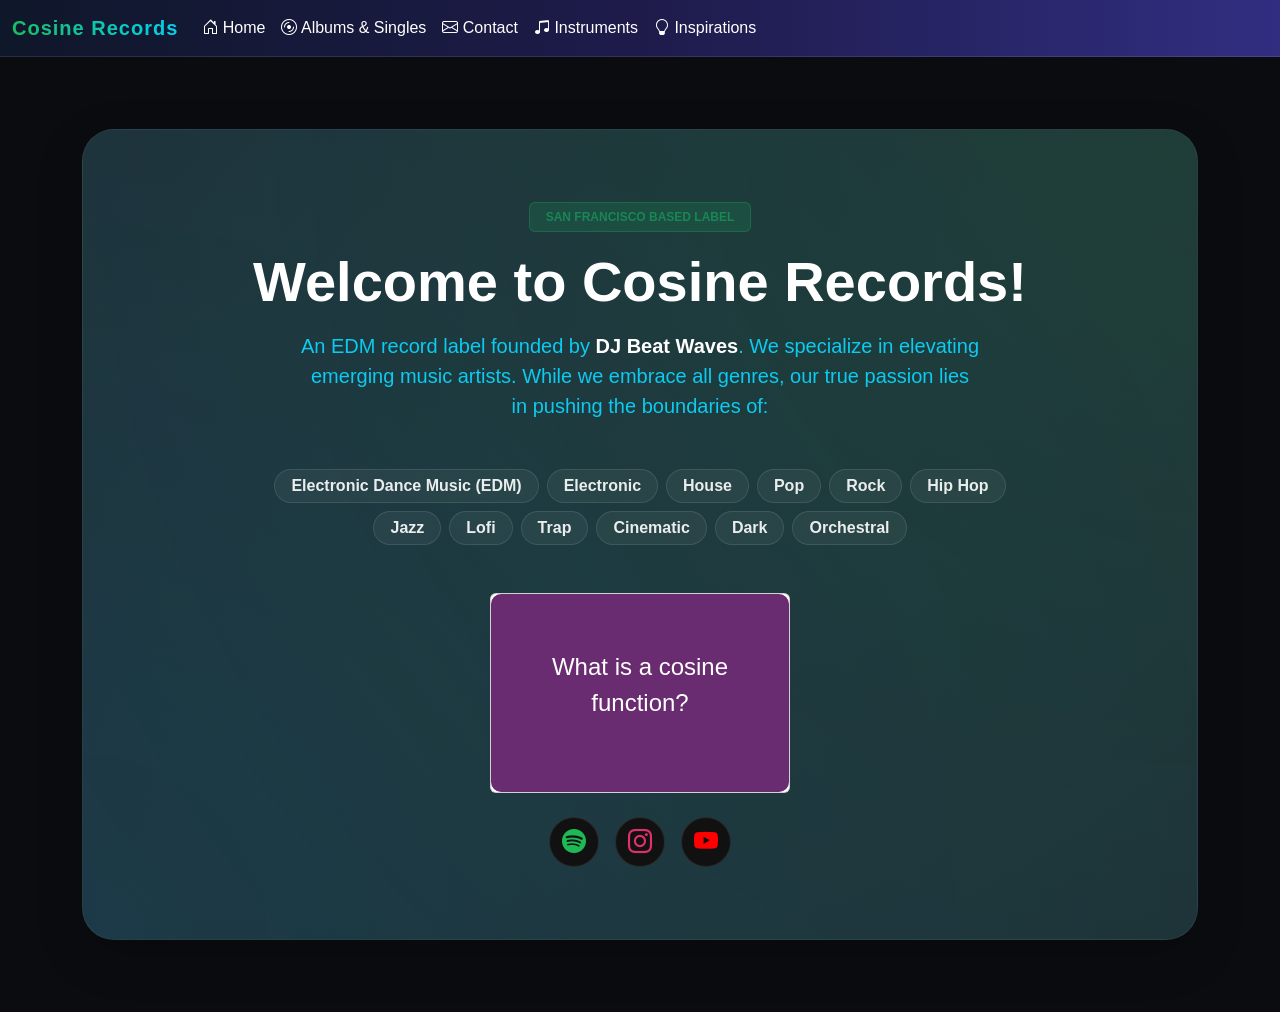
<file: index.html>
<!DOCTYPE html>
<html lang="en">
<head>
    <meta charset="UTF-8">
    <meta name="viewport" content="width=device-width, initial-scale=1.0">
    <title>Cosine Records - Home</title>
    <!-- Bootstrap 5.3.3 CSS CDN -->
    <link href="https://cdn.jsdelivr.net/npm/bootstrap@5.3.3/dist/css/bootstrap.min.css" rel="stylesheet">
    <!-- Bootstrap Icons CDN -->
    <link href="https://cdn.jsdelivr.net/npm/bootstrap-icons@1.11.3/font/bootstrap-icons.min.css" rel="stylesheet">
    <link rel="icon" type="image/png" href="CosineFavicon.png">
    <link rel="stylesheet" href="style.css" type="text/css">
</head>
<body>

    <!-- Navbar -->
    <nav class="navbar navbar-expand-lg navbar-dark bg-dark">
    <div class="container-fluid">
        <a class="navbar-brand" href="index.html">Cosine Records</a>
        <button class="navbar-toggler" type="button" data-bs-toggle="collapse" data-bs-target="#navbarSupportedContent" aria-controls="navbarSupportedContent" aria-expanded="false" aria-label="Toggle navigation">
        <span class="navbar-toggler-icon"></span>
        </button>
        <div class="collapse navbar-collapse" id="navbarSupportedContent">
        <ul class="navbar-nav me-auto mb-2 mb-lg-0">
            <li class="nav-item">
            <a class="nav-link active" aria-current="page" href="index.html"><i class="bi bi-house-door"></i> Home</a>
            </li>
            <li class="nav-item">
            <a class="nav-link" href="album.html"><i class="bi bi-disc"></i> Albums & Singles</a>
            </li>
            <li class="nav-item">
            <a class="nav-link" href="contact.html"><i class="bi bi-envelope"></i> Contact</a>
            </li>
            <li class="nav-item">
                <a class="nav-link" href="instrument.html"><i class="bi bi-music-note-beamed"></i> Instruments</a>
            </li>
            <li class="nav-item">
                <a class="nav-link" href="inspiration.html"><i class="bi bi-lightbulb"></i> Inspirations</a>
            </li>
        </ul>
        </div>
    </div>
    </nav>

    <!-- Hero Section -->
    <div class="container my-5 py-4">
        <div class="p-5 hero-gradient rounded-5 text-center shadow-lg">
            <div class="py-4">
                <span class="badge text-uppercase tracking-wider mb-3 px-3 py-2 bg-success bg-opacity-25 text-success border border-success border-opacity-50">San Francisco Based Label</span>
                <h1 class="display-4 fw-bold text-white mb-3">Welcome to Cosine Records!</h1>
                <p class="col-lg-8 fs-5 text-info mx-auto mb-5">
                    An EDM record label founded by <strong class="text-white">DJ Beat Waves</strong>. We specialize in elevating emerging music artists. While we embrace all genres, our true passion lies in pushing the boundaries of:
                </p>

                <!-- Clean Genre Grid Instead of a Bulleted List -->
                <div class="d-flex flex-wrap justify-content-center gap-2 max-width-md mx-auto mb-5 col-lg-9">
                    <span class="badge genre-badge px-3 py-2 fs-6 rounded-pill">Electronic Dance Music (EDM)</span>
                    <span class="badge genre-badge px-3 py-2 fs-6 rounded-pill">Electronic</span>
                    <span class="badge genre-badge px-3 py-2 fs-6 rounded-pill">House</span>
                    <span class="badge genre-badge px-3 py-2 fs-6 rounded-pill">Pop</span>
                    <span class="badge genre-badge px-3 py-2 fs-6 rounded-pill">Rock</span>
                    <span class="badge genre-badge px-3 py-2 fs-6 rounded-pill">Hip Hop</span>
                    <span class="badge genre-badge px-3 py-2 fs-6 rounded-pill">Jazz</span>
                    <span class="badge genre-badge px-3 py-2 fs-6 rounded-pill">Lofi</span>
                    <span class="badge genre-badge px-3 py-2 fs-6 rounded-pill">Trap</span>
                    <span class="badge genre-badge px-3 py-2 fs-6 rounded-pill">Cinematic</span>
                    <span class="badge genre-badge px-3 py-2 fs-6 rounded-pill">Dark</span>
                    <span class="badge genre-badge px-3 py-2 fs-6 rounded-pill">Orchestral</span>
                </div>
                <!-- From Uiverse.io by vamsidevendrakumar --> 
                <div class="card parent-container mx-auto">
                <div class="card-inner">
                    <div class="card-front">
                    <p>What is a cosine function?</p>
                    </div>
                    <div class="card-back">
                    <p id="cosine-definition">A cosine function is a trigonometric function that relates the angle of a right triangle to the ratio of the length of the adjacent side to the length of the hypotenuse. In a graph, it creates a smooth, periodic wave pattern, symmetric about the y-axis.</p>
                    </div>
                </div>
                </div>

                <!-- Upgraded Social Media Action Buttons -->
                <div class="d-flex justify-content-center gap-3 mt-4">
                    <a href="https://open.spotify.com/artist/0NIAQySJx7sbXu3t83m2Go" target="_blank" class="social-btn btn-spotify" title="Spotify">
                        <i class="bi bi-spotify"></i>
                    </a>
                    <a href="https://www.instagram.com/djbeatwaves/" target="_blank" class="social-btn btn-instagram" title="Instagram">
                        <i class="bi bi-instagram"></i>
                    </a>
                    <a href="https://www.youtube.com/@DJBeatWaves7" target="_blank" class="social-btn btn-youtube" title="YouTube">
                        <i class="bi bi-youtube"></i>
                    </a>
                </div>
            </div>
        </div>
    </div>

    <!-- Bootstrap JS Bundle with Popper CDN -->
    <script src="https://cdn.jsdelivr.net/npm/bootstrap@5.3.3/dist/js/bootstrap.bundle.min.js"></script>
</body>
</html>
</file>
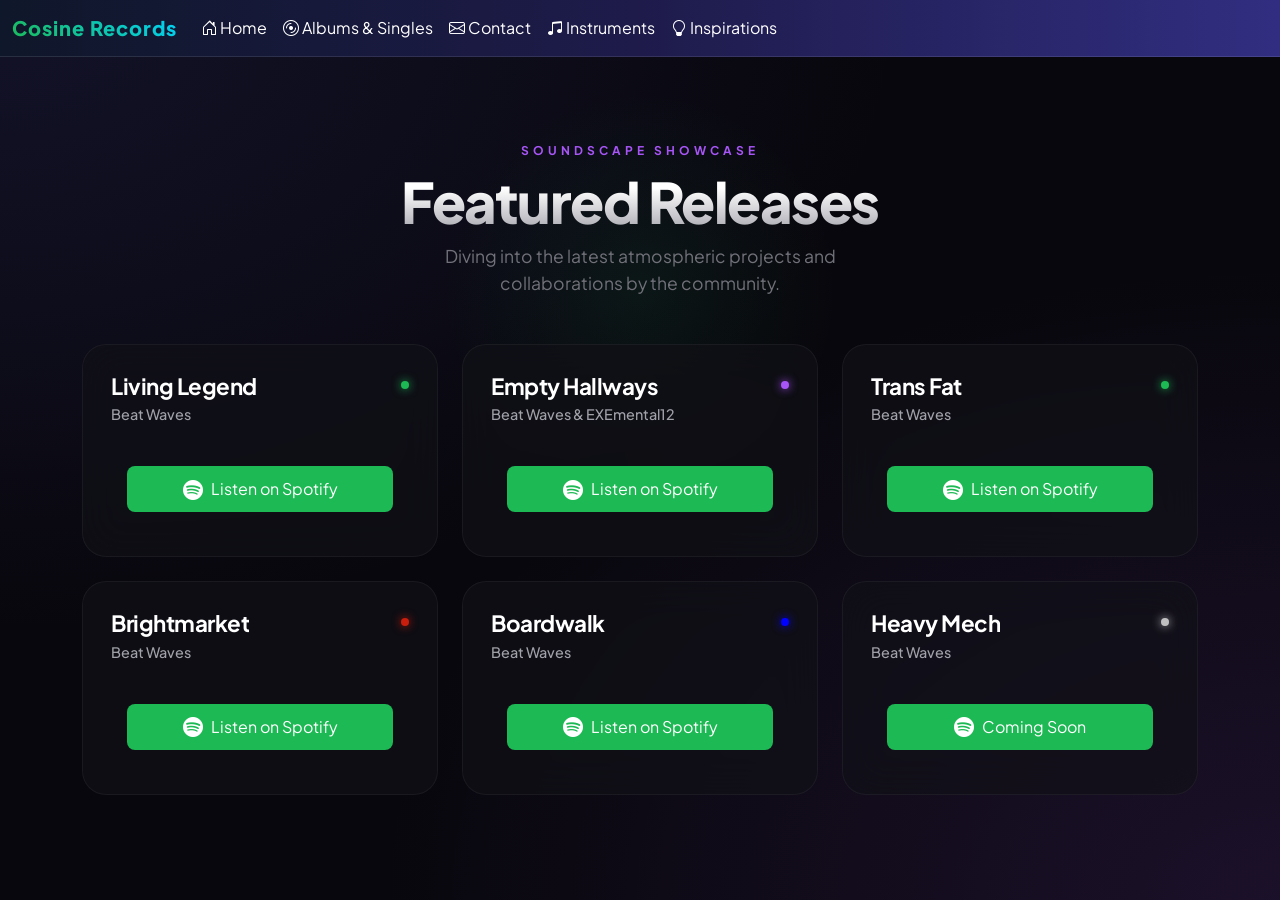
<file: album.html>
<!DOCTYPE html>
<html lang="en">
<head>
    <meta charset="UTF-8">
    <meta name="viewport" content="width=device-width, initial-scale=1.0">
    <title>Cosine Records - Albums & Singles</title>

    <!-- Bootstrap 5 CSS -->
    <link href="https://cdn.jsdelivr.net/npm/bootstrap@5.3.3/dist/css/bootstrap.min.css" rel="stylesheet">
    <link rel="stylesheet" href="https://cdn.jsdelivr.net/npm/bootstrap-icons@1.10.5/font/bootstrap-icons.css">

    <!-- Google Fonts -->
    <link rel="preconnect" href="https://fonts.googleapis.com">
    <link rel="preconnect" href="https://fonts.gstatic.com" crossorigin>
    <link href="https://fonts.googleapis.com/css2?family=Plus+Jakarta+Sans:wght@300;400;600;800&display=swap" rel="stylesheet">

    <!-- Favicon -->
    <link rel="icon" type="image/png" href="CosineFavicon.png">

    <!-- Page-specific CSS -->
    <link rel="stylesheet" href="album.css" type="text/css">
</head>
<body>

    <!-- Navbar -->
    <nav class="navbar navbar-expand-lg navbar-dark bg-dark">
    <div class="container-fluid">
        <a class="navbar-brand" href="index.html">Cosine Records</a>
        <button class="navbar-toggler" type="button" data-bs-toggle="collapse" data-bs-target="#navbarSupportedContent" aria-controls="navbarSupportedContent" aria-expanded="false" aria-label="Toggle navigation">
        <span class="navbar-toggler-icon"></span>
        </button>
        <div class="collapse navbar-collapse" id="navbarSupportedContent">
        <ul class="navbar-nav me-auto mb-2 mb-lg-0">
            <li class="nav-item">
            <a class="nav-link" aria-current="page" href="index.html"><i class="bi bi-house-door"></i> Home</a>
            </li>
            <li class="nav-item">
            <a class="nav-link active" href="album.html"><i class="bi bi-disc"></i> Albums & Singles</a>
            </li>
            <li class="nav-item">
            <a class="nav-link" href="contact.html"><i class="bi bi-envelope"></i> Contact</a>
            </li>
            <li class="nav-item">
                <a class="nav-link" href="instrument.html"><i class="bi bi-music-note-beamed"></i> Instruments</a>
            </li>
            <li class="nav-item">
                <a class="nav-link" href="inspiration.html"><i class="bi bi-lightbulb"></i> Inspirations</a>
            </li>
        </ul>
        </div>
    </div>
    </nav>

    <!-- Ambient background visual element -->
    <div class="glow-orb"></div>

    <div class="container">
        <!-- Elevated Header -->
        <header class="header-wrapper">
            <span class="category-tag">Soundscape Showcase</span>
            <h1 class="main-title">Featured Releases</h1>
            <p class="subtitle">Diving into the latest atmospheric projects and collaborations by the community.</p>
        </header>

        <!-- Main Display Grid -->
        <main class="row row-cols-1 row-cols-md-3 g-4 track-grid">
            <!-- Release #1 -->
            <div class="col">
                <article class="track-card">
                    <div class="track-header">
                        <div class="title-area">
                            <h2 class="track-title">Living Legend</h2>
                            <span class="artist-name">Beat Waves</span>
                        </div>
                        <div class="accent-pill"></div>
                    </div>
                    <div class="p-3 text-center">
                        <!-- Interactive Streaming Button -->
                        <a href="https://open.spotify.com/embed/album/40MtfVEdoHzqzcxf16b0u4?utm_source=generator&si=8ef8ead4531c4ee4" 
                            target="_blank" 
                            class="btn btn-success w-100 py-2 d-flex align-items-center justify-content-center gap-2"
                            style="background-color: #1DB954; border: none; border-radius: 8px;">
                            <i class="bi bi-spotify fs-5"></i> 
                            <span>Listen on Spotify</span>
                        </a>
                    </div>
                </article>
            </div>

            <!-- Release #2 -->
            <div class="col">
                <article class="track-card">
                    <div class="track-header">
                        <div class="title-area">
                            <h2 class="track-title">Empty Hallways</h2>
                            <span class="artist-name">Beat Waves & EXEmental12</span>
                        </div>
                        <div class="accent-pill" style="background-color: #a855f7; box-shadow: 0 0 10px #a855f7;"></div>
                    </div>
                    <div class="p-3 text-center">
                        <!-- Interactive Streaming Button -->
                        <a href="https://open.spotify.com/embed/album/6uQOM8ihqjfag3ZlB096Le?utm_source=generator&si=8bc5bfa808ff4b91" 
                            target="_blank" 
                            class="btn btn-success w-100 py-2 d-flex align-items-center justify-content-center gap-2"
                            style="background-color: #1DB954; border: none; border-radius: 8px;">
                            <i class="bi bi-spotify fs-5"></i> 
                            <span>Listen on Spotify</span>
                        </a>
                    </div>
                </article>
            </div>

            <!-- Release #3 -->
            <div class="col">
                <article class="track-card">
                    <div class="track-header">
                        <div class="title-area">
                            <h2 class="track-title">Trans Fat</h2>
                            <span class="artist-name">Beat Waves</span>
                        </div>
                        <div class="accent-pill"></div>
                    </div>
                    <div class="p-3 text-center">
                        <!-- Interactive Streaming Button -->
                        <a href="https://open.spotify.com/embed/album/2DqDzkCvsgBkg5Fq6o7SO8?utm_source=generator&si=746fd8b381a74c81" 
                            target="_blank" 
                            class="btn btn-success w-100 py-2 d-flex align-items-center justify-content-center gap-2"
                            style="background-color: #1DB954; border: none; border-radius: 8px;">
                            <i class="bi bi-spotify fs-5"></i> 
                            <span>Listen on Spotify</span>
                        </a>
                    </div>
                </article>
            </div>

            <!-- Release #4 -->
            <div class="col">
                <article class="track-card">
                    <div class="track-header">
                        <div class="title-area">
                            <h2 class="track-title">Brightmarket</h2>
                            <span class="artist-name">Beat Waves</span>
                        </div>
                        <div class="accent-pill" style="background-color: #c91d0d; box-shadow: 0 0 10px #c91d0d;"></div>
                    </div>
                    <div class="p-3 text-center">
                        <!-- Interactive Streaming Button -->
                        <a href="https://open.spotify.com/embed/album/1qQnCBGDvUZxQEzz5oTCKO?utm_source=generator&si=504ea750878b46de" 
                            target="_blank" 
                            class="btn btn-success w-100 py-2 d-flex align-items-center justify-content-center gap-2"
                            style="background-color: #1DB954; border: none; border-radius: 8px;">
                            <i class="bi bi-spotify fs-5"></i> 
                            <span>Listen on Spotify</span>
                        </a>
                    </div>
                </article>
            </div>
            
            <!-- Release #5 -->
            <div class="col">
                <article class="track-card">
                    <div class="track-header">
                        <div class="title-area">
                            <h2 class="track-title">Boardwalk</h2>
                            <span class="artist-name">Beat Waves</span>
                        </div>
                        <div class="accent-pill" style="background-color: blue; box-shadow: 0 0 10px blue;"></div>
                    </div>
                    <div class="p-3 text-center">
                        <!-- Interactive Streaming Button -->
                        <a href="https://open.spotify.com/embed/album/6w9eWoGYAfMenoQBlaFuJH?utm_source=generator&si=db0337b9f2ef442c" 
                            target="_blank" 
                            class="btn btn-success w-100 py-2 d-flex align-items-center justify-content-center gap-2"
                            style="background-color: #1DB954; border: none; border-radius: 8px;">
                            <i class="bi bi-spotify fs-5"></i> 
                            <span>Listen on Spotify</span>
                        </a>
                    </div>
                </article>
            </div>

            <!-- Release #6 -->
            <div class="col">
                <article class="track-card">
                    <div class="track-header">
                        <div class="title-area">
                            <h2 class="track-title">Heavy Mech</h2>
                            <span class="artist-name">Beat Waves</span>
                        </div>
                        <div class="accent-pill" style="background-color: #c0c0c0; box-shadow: 0 0 10px #c0c0c0;"></div>
                    </div>
                    <div class="p-3 text-center">
                        <!-- Interactive Streaming Button -->
                        <a 
                            target="_blank" 
                            class="btn btn-success w-100 py-2 d-flex align-items-center justify-content-center gap-2"
                            style="background-color: #1DB954; border: none; border-radius: 8px;">
                            <i class="bi bi-spotify fs-5"></i> 
                            <span>Coming Soon</span>
                        </a>
                    </div>
                </article>
            </div>
        </main>
    </div>

    <!-- Bootstrap 5 JS Bundle -->
    <script src="https://cdn.jsdelivr.net/npm/bootstrap@5.3.3/dist/js/bootstrap.bundle.min.js"></script>
    
</body>
</html>
</file>
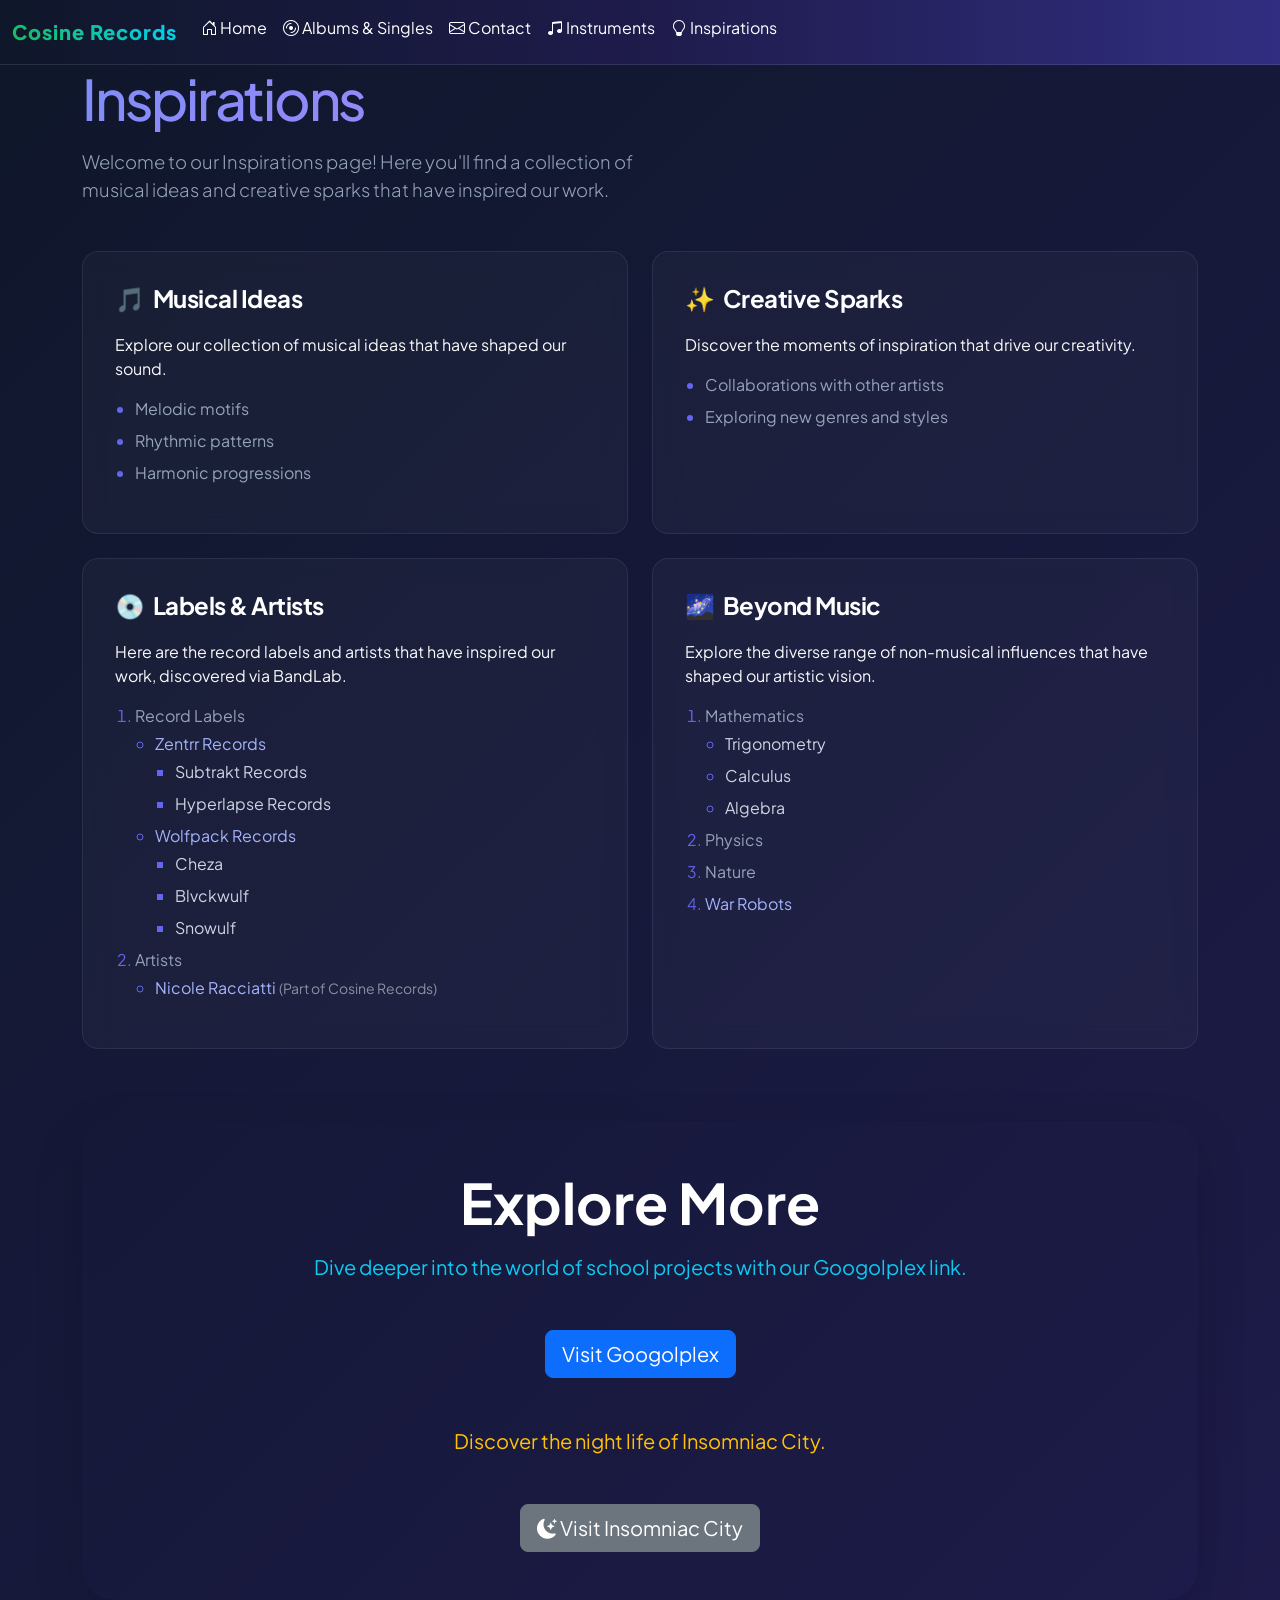
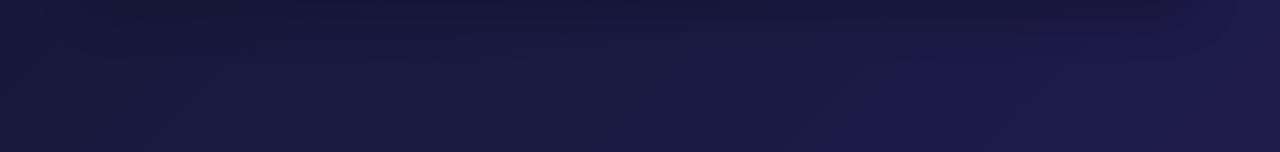
<file: inspiration.html>
<!DOCTYPE html>
<html lang="en">
<head>
  <meta charset="UTF-8">
  <meta name="viewport" content="width=device-width, initial-scale=1.0">
  <title>Cosine Records - Inspirations</title>

  <!-- Bootstrap 5 CSS -->
  <link href="https://cdn.jsdelivr.net/npm/bootstrap@5.3.0/dist/css/bootstrap.min.css" rel="stylesheet">

  <!-- Bootstrap Icons -->
  <link rel="stylesheet" href="https://cdn.jsdelivr.net/npm/bootstrap-icons@1.10.5/font/bootstrap-icons.css">

  <!-- Google Fonts -->
  <link rel="preconnect" href="https://fonts.googleapis.com">
  <link rel="preconnect" href="https://fonts.gstatic.com" crossorigin>
  <link href="https://fonts.googleapis.com/css2?family=Plus+Jakarta+Sans:wght@400;500;700;800&display=swap" rel="stylesheet">

  <!-- Favicon -->
  <link rel="icon" type="image/png" href="CosineFavicon.png">

  <!-- Page-specific CSS -->
  <link rel="stylesheet" href="inspiration.css" type="text/css">
</head>

<body>
<!-- Navbar -->
    <nav class="navbar navbar-expand-lg navbar-dark bg-dark">
    <div class="container-fluid">
        <a class="navbar-brand" href="index.html">Cosine Records</a>
        <button class="navbar-toggler" type="button" data-bs-toggle="collapse" data-bs-target="#navbarSupportedContent" aria-controls="navbarSupportedContent" aria-expanded="false" aria-label="Toggle navigation">
        <span class="navbar-toggler-icon"></span>
        </button>
        <div class="collapse navbar-collapse" id="navbarSupportedContent">
        <ul class="navbar-nav me-auto mb-2 mb-lg-0">
            <li class="nav-item">
            <a class="nav-link" aria-current="page" href="index.html"><i class="bi bi-house-door"></i> Home</a>
            </li>
            <li class="nav-item">
            <a class="nav-link" href="album.html"><i class="bi bi-disc"></i> Albums & Singles</a>
            </li>
            <li class="nav-item">
            <a class="nav-link" href="contact.html"><i class="bi bi-envelope"></i> Contact</a>
            </li>
            <li class="nav-item">
                <a class="nav-link" href="instrument.html"><i class="bi bi-music-note-beamed"></i> Instruments</a>
            </li>
            <li class="nav-item">
                <a class="nav-link active" href="inspiration.html"><i class="bi bi-lightbulb"></i> Inspirations</a>
            </li>
        </ul>
        </div>
    </div>
    </nav>
    <div class="container"> 
    <!-- Header Section -->
    <header class="mb-5 text-center text-md-start">
        <h1 class="hero-title fw-extrabold mb-3">Inspirations</h1> 
        <p class="hero-lead lead">Welcome to our Inspirations page! Here you'll find a collection of musical ideas and creative sparks that have inspired our work.</p> 
    </header>

    <!-- Grid Content -->
    <div class="row g-4"> 
        
        <!-- Musical Ideas -->
        <div class="col-md-6"> 
        <div class="inspiration-card">
            <h2 class="card-title fw-bold text-white">
            <span>🎵</span> Musical Ideas
            </h2> 
            <p class="text-light">Explore our collection of musical ideas that have shaped our sound.</p> 
            <ul> 
            <li>Melodic motifs</li> 
            <li>Rhythmic patterns</li> 
            <li>Harmonic progressions</li> 
            </ul> 
        </div>
        </div> 

        <!-- Creative Sparks -->
        <div class="col-md-6"> 
        <div class="inspiration-card">
            <h2 class="card-title fw-bold text-white">
            <span>✨</span> Creative Sparks
            </h2> 
            <p class="text-light">Discover the moments of inspiration that drive our creativity.</p> 
            <ul> 
            <li>Collaborations with other artists</li> 
            <li>Exploring new genres and styles</li> 
            </ul> 
        </div>
        </div> 

        <!-- Labels & Artists -->
        <div class="col-md-6"> 
        <div class="inspiration-card">
            <h2 class="card-title fw-bold text-white">
            <span>💿</span> Labels &amp; Artists
            </h2> 
            <p class="text-light">Here are the record labels and artists that have inspired our work, discovered via BandLab.</p> 
            <ol> 
            <li>Record Labels 
                <ul> 
                <li><a href="https://zentrr-records.jimdosite.com/" class="text-decoration-none">Zentrr Records</a> 
                    <ul> 
                    <li>Subtrakt Records</li> 
                    <li>Hyperlapse Records</li> 
                    </ul> 
                </li> 
                <li><a href="https://wprmusic.com/" class="text-decoration-none">Wolfpack Records</a> 
                    <ul> 
                    <li id="cheza">Cheza</li> 
                    <li id="blvckwulf">Blvckwulf</li> 
                    <li id="snowulf">Snowulf</li> 
                    </ul> 
                </li> 
                </ul> 
            </li> 
            <li class="mt-2">Artists 
                <ul> 
                <li><a href="https://www.nicole-racciatti.com/" class="text-decoration-none">Nicole Racciatti</a> <span class="text-opacity-50 text-white small">(Part of Cosine Records)</span></li> 
                </ul> 
            </li> 
            </ol> 
        </div>
        </div> 

        <!-- Non-Music Inspirations -->
        <div class="col-md-6"> 
        <div class="inspiration-card">
            <h2 class="card-title fw-bold text-white">
            <span>🌌</span> Beyond Music
            </h2> 
            <p class="text-light">Explore the diverse range of non-musical influences that have shaped our artistic vision.</p> 
            <ol> 
            <li>Mathematics 
                <ul> 
                <li>Trigonometry</li> 
                <li>Calculus</li> 
                <li>Algebra</li> 
                </ul> 
            </li> 
            <li>Physics</li> 
            <li>Nature</li> 
            <li><a href="https://warrobots.com/en" class="text-decoration-none">War Robots</a></li> 
            </ol> 
        </div>
        </div> 

    </div> 
    </div>

    <!-- Other Websites Link -->
    <div class="container my-5 py-4">
        <div class="p-5 hero-gradient rounded-5 text-center shadow-lg">
            <h2 class="display-4 fw-bold text-white mb-3">Explore More</h2>
            <p class="col-lg-8 fs-5 text-info mx-auto mb-5">
                Dive deeper into the world of school projects with our Googolplex link.
            </p>
            <a href="https://yeshgod7708.github.io/APCSPwebsite/" target="_blank" class="btn btn-primary btn-lg"><i class="bi bi-box-infinity"></i> Visit Googolplex</a>
            <br>
            <br>
            <br>
            <p class="col-lg-8 fs-5 text-warning mx-auto mb-5">
                Discover the night life of Insomniac City.
            </p>
            <a href="https://insomniac-city.lovable.app/" target="_blank" class="btn btn-secondary btn-lg"><i class="bi bi-moon-stars-fill"></i> Visit Insomniac City</a>
        </div>
    </div>
    <script src="https://cdn.jsdelivr.net/npm/bootstrap@5.3.3/dist/js/bootstrap.bundle.min.js"></script>
</body>
</html>
</file>
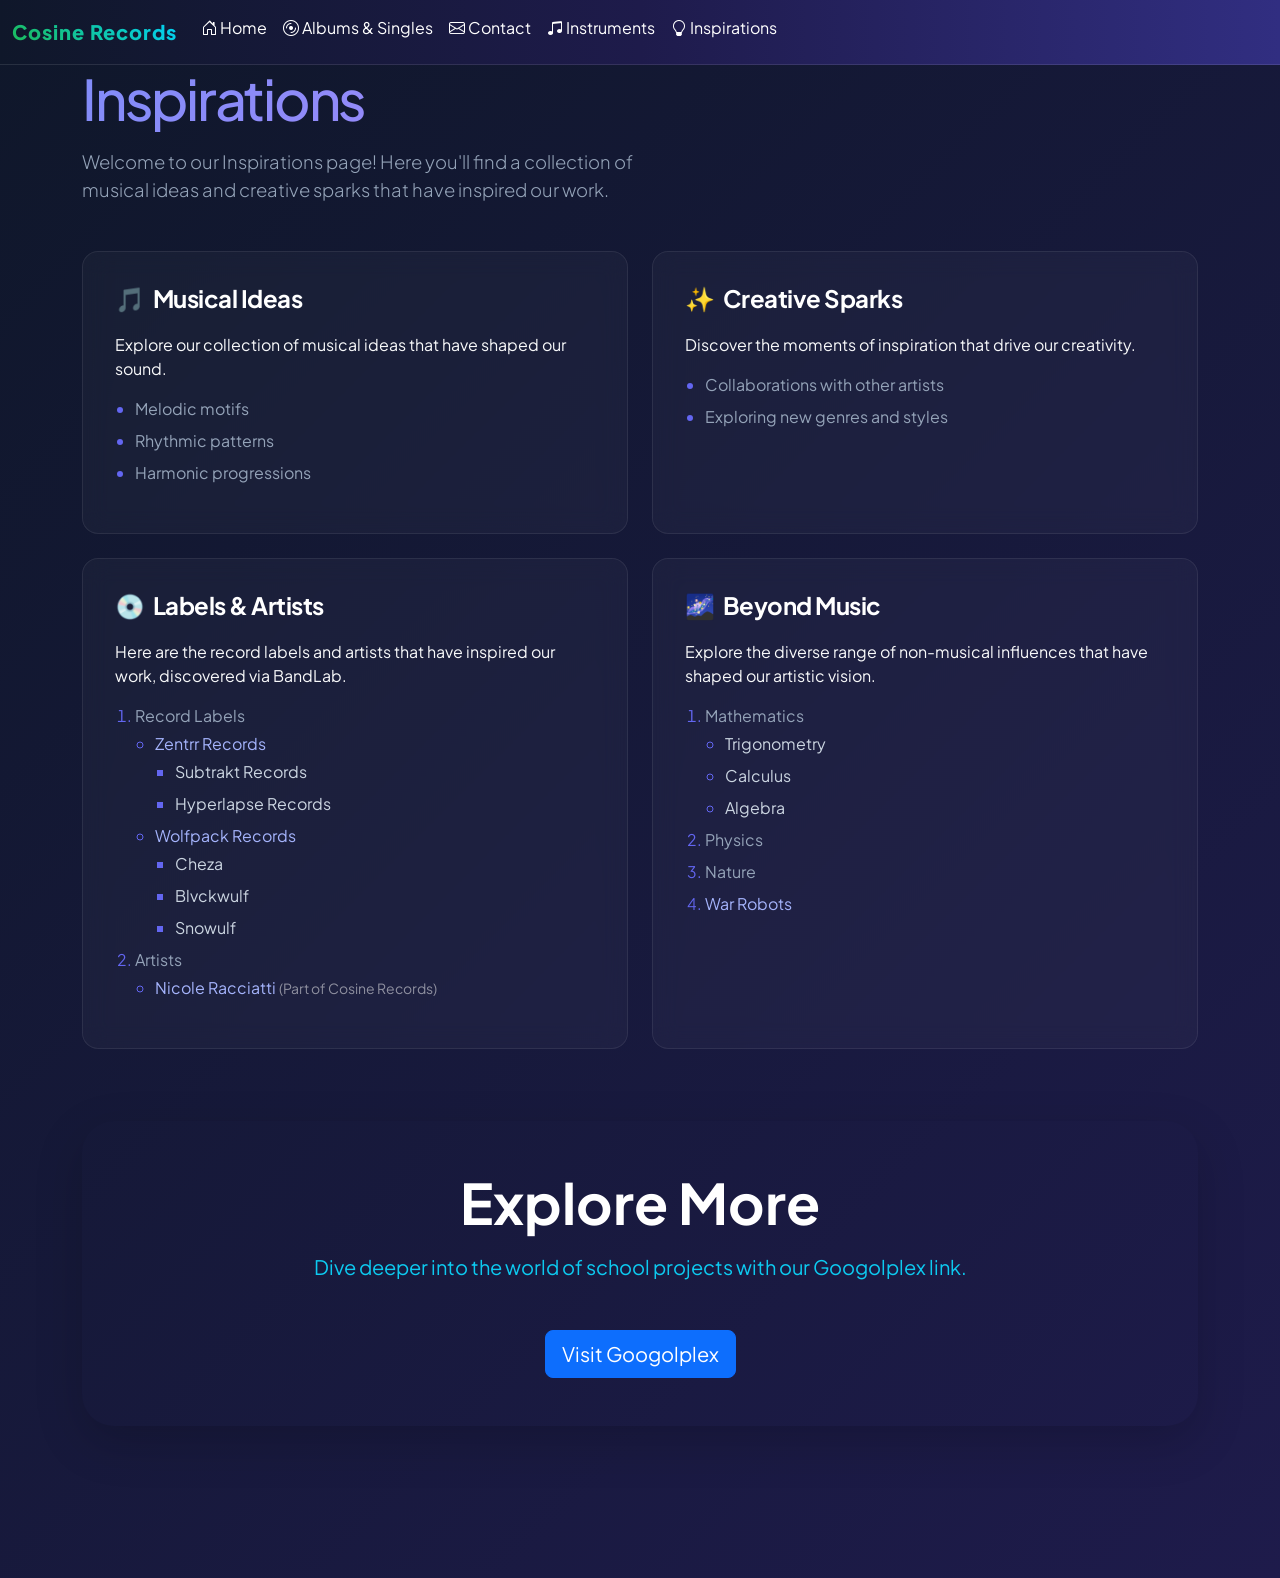
<file: inspirations.html>
<!DOCTYPE html>
<html lang="en">
<head>
  <meta charset="UTF-8">
  <meta name="viewport" content="width=device-width, initial-scale=1.0">
  <title>Cosine Records - Inspirations</title>

  <!-- Bootstrap 5 CSS -->
  <link href="https://cdn.jsdelivr.net/npm/bootstrap@5.3.0/dist/css/bootstrap.min.css" rel="stylesheet">

  <!-- Bootstrap Icons -->
  <link rel="stylesheet" href="https://cdn.jsdelivr.net/npm/bootstrap-icons@1.10.5/font/bootstrap-icons.css">

  <!-- Google Fonts -->
  <link rel="preconnect" href="https://fonts.googleapis.com">
  <link rel="preconnect" href="https://fonts.gstatic.com" crossorigin>
  <link href="https://fonts.googleapis.com/css2?family=Plus+Jakarta+Sans:wght@400;500;700;800&display=swap" rel="stylesheet">

  <!-- Favicon -->
  <link rel="icon" type="image/png" href="CosineFavicon.png">

  <!-- Page-specific CSS -->
  <link rel="stylesheet" href="inspiration.css" type="text/css">
</head>

<body>
<!-- Navbar -->
    <nav class="navbar navbar-expand-lg navbar-dark bg-dark">
    <div class="container-fluid">
        <a class="navbar-brand" href="index.html">Cosine Records</a>
        <button class="navbar-toggler" type="button" data-bs-toggle="collapse" data-bs-target="#navbarSupportedContent" aria-controls="navbarSupportedContent" aria-expanded="false" aria-label="Toggle navigation">
        <span class="navbar-toggler-icon"></span>
        </button>
        <div class="collapse navbar-collapse" id="navbarSupportedContent">
        <ul class="navbar-nav me-auto mb-2 mb-lg-0">
            <li class="nav-item">
            <a class="nav-link" aria-current="page" href="index.html"><i class="bi bi-house-door"></i> Home</a>
            </li>
            <li class="nav-item">
            <a class="nav-link" href="album.html"><i class="bi bi-disc"></i> Albums & Singles</a>
            </li>
            <li class="nav-item">
            <a class="nav-link" href="contact.html"><i class="bi bi-envelope"></i> Contact</a>
            </li>
            <li class="nav-item">
                <a class="nav-link" href="instrument.html"><i class="bi bi-music-note-beamed"></i> Instruments</a>
            </li>
            <li class="nav-item">
                <a class="nav-link active" href="inspiration.html"><i class="bi bi-lightbulb"></i> Inspirations</a>
            </li>
        </ul>
        </div>
    </div>
    </nav>
    <div class="container"> 
    <!-- Header Section -->
    <header class="mb-5 text-center text-md-start">
        <h1 class="hero-title fw-extrabold mb-3">Inspirations</h1> 
        <p class="hero-lead lead">Welcome to our Inspirations page! Here you'll find a collection of musical ideas and creative sparks that have inspired our work.</p> 
    </header>

    <!-- Grid Content -->
    <div class="row g-4"> 
        
        <!-- Musical Ideas -->
        <div class="col-md-6"> 
        <div class="inspiration-card">
            <h2 class="card-title fw-bold text-white">
            <span>🎵</span> Musical Ideas
            </h2> 
            <p class="text-light">Explore our collection of musical ideas that have shaped our sound.</p> 
            <ul> 
            <li>Melodic motifs</li> 
            <li>Rhythmic patterns</li> 
            <li>Harmonic progressions</li> 
            </ul> 
        </div>
        </div> 

        <!-- Creative Sparks -->
        <div class="col-md-6"> 
        <div class="inspiration-card">
            <h2 class="card-title fw-bold text-white">
            <span>✨</span> Creative Sparks
            </h2> 
            <p class="text-light">Discover the moments of inspiration that drive our creativity.</p> 
            <ul> 
            <li>Collaborations with other artists</li> 
            <li>Exploring new genres and styles</li> 
            </ul> 
        </div>
        </div> 

        <!-- Labels & Artists -->
        <div class="col-md-6"> 
        <div class="inspiration-card">
            <h2 class="card-title fw-bold text-white">
            <span>💿</span> Labels &amp; Artists
            </h2> 
            <p class="text-light">Here are the record labels and artists that have inspired our work, discovered via BandLab.</p> 
            <ol> 
            <li>Record Labels 
                <ul> 
                <li><a href="https://zentrr-records.jimdosite.com/" class="text-decoration-none">Zentrr Records</a> 
                    <ul> 
                    <li>Subtrakt Records</li> 
                    <li>Hyperlapse Records</li> 
                    </ul> 
                </li> 
                <li><a href="https://wprmusic.com/" class="text-decoration-none">Wolfpack Records</a> 
                    <ul> 
                    <li id="cheza">Cheza</li> 
                    <li id="blvckwulf">Blvckwulf</li> 
                    <li id="snowulf">Snowulf</li> 
                    </ul> 
                </li> 
                </ul> 
            </li> 
            <li class="mt-2">Artists 
                <ul> 
                <li><a href="https://www.nicole-racciatti.com/" class="text-decoration-none">Nicole Racciatti</a> <span class="text-opacity-50 text-white small">(Part of Cosine Records)</span></li> 
                </ul> 
            </li> 
            </ol> 
        </div>
        </div> 

        <!-- Non-Music Inspirations -->
        <div class="col-md-6"> 
        <div class="inspiration-card">
            <h2 class="card-title fw-bold text-white">
            <span>🌌</span> Beyond Music
            </h2> 
            <p class="text-light">Explore the diverse range of non-musical influences that have shaped our artistic vision.</p> 
            <ol> 
            <li>Mathematics 
                <ul> 
                <li>Trigonometry</li> 
                <li>Calculus</li> 
                <li>Algebra</li> 
                </ul> 
            </li> 
            <li>Physics</li> 
            <li>Nature</li> 
            <li><a href="https://warrobots.com/en" class="text-decoration-none">War Robots</a></li> 
            </ol> 
        </div>
        </div> 

    </div> 
    </div>

    <!-- Googolplex Link -->
    <div class="container my-5 py-4">
        <div class="p-5 hero-gradient rounded-5 text-center shadow-lg">
            <h2 class="display-4 fw-bold text-white mb-3">Explore More</h2>
            <p class="col-lg-8 fs-5 text-info mx-auto mb-5">
                Dive deeper into the world of school projects with our Googolplex link.
            </p>
            <a href="https://yeshgod7708.github.io/APCSPwebsite/" target="_blank" class="btn btn-primary btn-lg"><i class="bi bi-box-infinity"></i> Visit Googolplex</a>
        </div>
    </div>
    <script src="https://cdn.jsdelivr.net/npm/bootstrap@5.3.3/dist/js/bootstrap.bundle.min.js"></script>
</body>
</html>
</file>
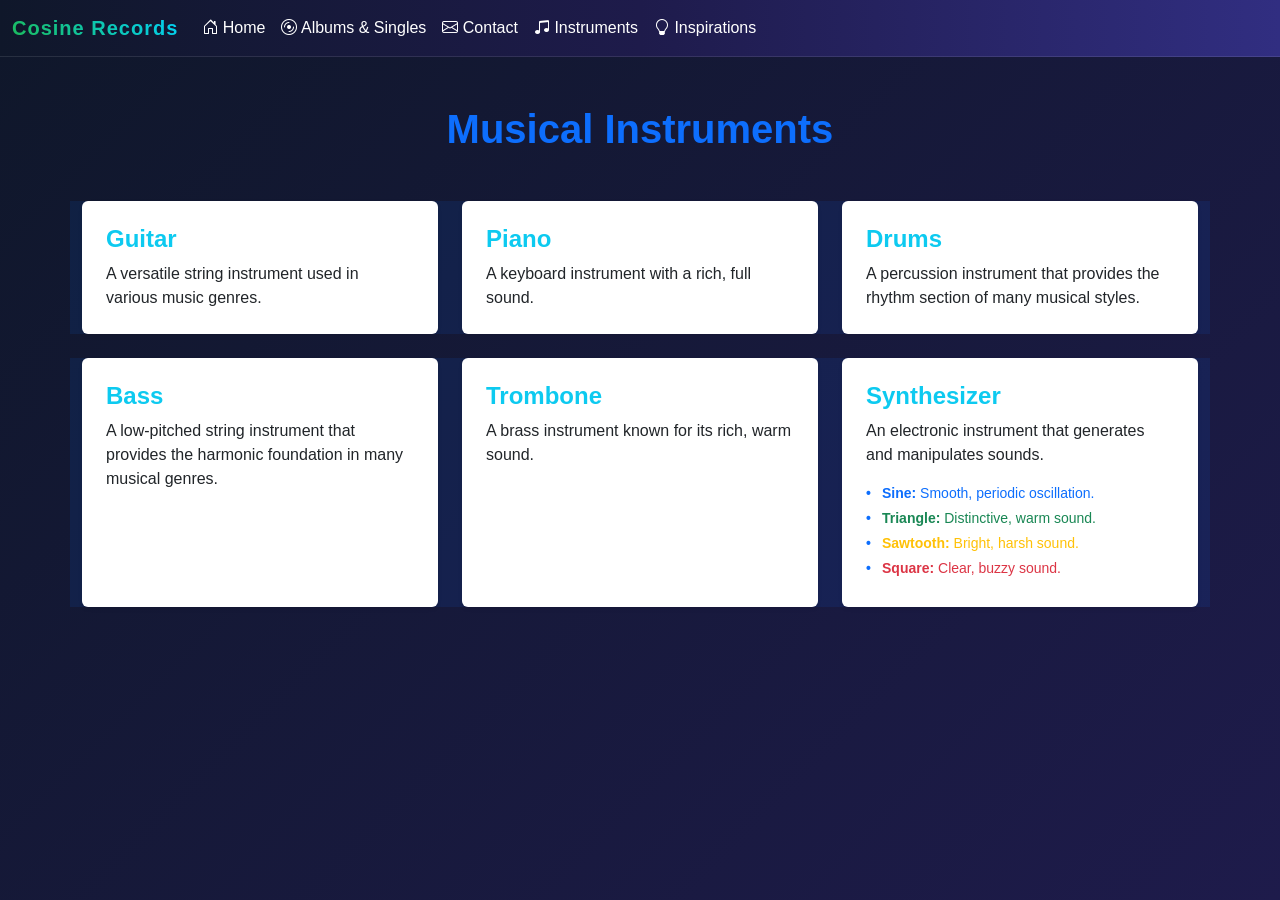
<file: instrument.html>
<!DOCTYPE html>
<html lang="en">
    <head>
        <meta charset="UTF-8">
        <meta name="viewport" content="width=device-width, initial-scale=1.0">
        <title>Cosine Records - Instruments</title>
        <!-- Bootstrap CSS CDN -->
        <link href="https://cdn.jsdelivr.net/npm/bootstrap@5.3.3/dist/css/bootstrap.min.css" rel="stylesheet">
        <!-- Bootstrap Icons CDN -->
        <link href="https://cdn.jsdelivr.net/npm/bootstrap-icons@1.11.3/font/bootstrap-icons.min.css" rel="stylesheet">
        <link rel="stylesheet" href="instrument.css" type="text/css">
        <link rel="icon" type="image/png" href="CosineFavicon.png">
        
</head>
<body>
    <!-- Navbar -->
    <nav class="navbar navbar-expand-lg navbar-dark bg-dark">
    <div class="container-fluid">
        <a class="navbar-brand" href="index.html">Cosine Records</a>
        <button class="navbar-toggler" type="button" data-bs-toggle="collapse" data-bs-target="#navbarSupportedContent" aria-controls="navbarSupportedContent" aria-expanded="false" aria-label="Toggle navigation">
        <span class="navbar-toggler-icon"></span>
        </button>
        <div class="collapse navbar-collapse" id="navbarSupportedContent">
        <ul class="navbar-nav me-auto mb-2 mb-lg-0">
            <li class="nav-item">
            <a class="nav-link" aria-current="page" href="index.html"><i class="bi bi-house-door"></i> Home</a>
            </li>
            <li class="nav-item">
            <a class="nav-link" href="album.html"><i class="bi bi-disc"></i> Albums & Singles</a>
            </li>
            <li class="nav-item">
            <a class="nav-link" href="contact.html"><i class="bi bi-envelope"></i> Contact</a>
            </li>
            <li class="nav-item">
                <a class="nav-link active" href="instrument.html"><i class="bi bi-music-note-beamed"></i> Instruments</a>
            </li>
            <li class="nav-item">
                <a class="nav-link" href="inspiration.html"><i class="bi bi-lightbulb"></i> Inspirations</a>
            </li>
        </ul>
        </div>
    </div>
    </nav>
    <div class="container py-5">
  <h1 class="text-center fw-bold mb-5 text-primary">Musical Instruments</h1>
  <div class="row g-4">
    <!-- Guitar -->
    <div class="col-md-4 bg-primary bg-opacity-10">
      <div class="card h-100 border-0 shadow-sm hover-shadow transition">
        <div class="card-body p-4">
          <h4 class="card-title fw-semibold text-info mb-2">Guitar</h4>
          <p class="card-text text-dark">A versatile string instrument used in various music genres.</p>
        </div>
      </div>
    </div>
    <!-- Piano -->
    <div class="col-md-4 bg-primary bg-opacity-10">
      <div class="card h-100 border-0 shadow-sm hover-shadow transition">
        <div class="card-body p-4">
          <h4 class="card-title fw-semibold text-info mb-2">Piano</h4>
          <p class="card-text text-dark">A keyboard instrument with a rich, full sound.</p>
        </div>
      </div>
    </div>
    <!-- Drums -->
    <div class="col-md-4 bg-primary bg-opacity-10">
      <div class="card h-100 border-0 shadow-sm hover-shadow transition">
        <div class="card-body p-4">
          <h4 class="card-title fw-semibold text-info mb-2">Drums</h4>
          <p class="card-text text-dark">A percussion instrument that provides the rhythm section of many musical styles.</p>
        </div>
      </div>
    </div>
    <!-- Bass -->
    <div class="col-md-4 bg-primary bg-opacity-10">
      <div class="card h-100 border-0 shadow-sm hover-shadow transition">
        <div class="card-body p-4">
          <h4 class="card-title fw-semibold text-info mb-2">Bass</h4>
          <p class="card-text text-dark">A low-pitched string instrument that provides the harmonic foundation in many musical genres.</p>
        </div>
      </div>
    </div>
    <!-- Trombone -->
    <div class="col-md-4 bg-primary bg-opacity-10">
      <div class="card h-100 border-0 shadow-sm hover-shadow transition">
        <div class="card-body p-4">
          <h4 class="card-title fw-semibold text-info mb-2">Trombone</h4>
          <p class="card-text text-dark">A brass instrument known for its rich, warm sound.</p>
        </div>
      </div>
    </div>
    <!-- Synthesizer -->
    <div class="col-md-4 bg-primary bg-opacity-10">
      <div class="card h-100 border-0 shadow-sm hover-shadow transition">
        <div class="card-body p-4">
          <h4 class="card-title fw-semibold text-info mb-2">Synthesizer</h4>
          <p class="card-text text-dark mb-3">An electronic instrument that generates and manipulates sounds.</p>
          <ul class="list-unstyled small text-light mb-0">
            <li class="mb-1 text-primary"><strong>Sine:</strong> Smooth, periodic oscillation.</li>
            <li class="mb-1 text-success"><strong>Triangle:</strong> Distinctive, warm sound.</li>
            <li class="mb-1 text-warning"><strong>Sawtooth:</strong> Bright, harsh sound.</li>
            <li class="mb-1 text-danger"><strong>Square:</strong> Clear, buzzy sound.</li>
          </ul>
        </div>
      </div>
    </div>
  </div>
</div>
<script src="https://cdn.jsdelivr.net/npm/bootstrap@5.3.3/dist/js/bootstrap.bundle.min.js"></script>
</body>
</html>
</file>
<file: album.css>
/* Global Canvas Setup */
        body {
            background-color: #08070d;
            background-image: 
                radial-gradient(at 0% 0%, rgba(99, 102, 241, 0.12) 0px, transparent 50%),
                radial-gradient(at 100% 100%, rgba(168, 85, 247, 0.12) 0px, transparent 50%);
            color: #f8fafc;
            font-family: 'Plus Jakarta Sans', sans-serif;
            min-height: 100vh;
            overflow-x: hidden;
            padding-bottom: 5rem;
        }

        /* Abstract Glow Rings behind content */
        .glow-orb {
            position: absolute;
            width: 400px;
            height: 400px;
            background: radial-gradient(circle, rgba(29, 185, 84, 0.08) 0%, transparent 70%);
            top: 10%;
            left: 50%;
            transform: translateX(-50%);
            z-index: -1;
            pointer-events: none;
        }

        /* Header Architecture */
        .header-wrapper {
            padding: 5rem 0 3rem 0;
            text-align: center;
        }

        .category-tag {
            font-size: 0.75rem;
            text-transform: uppercase;
            letter-spacing: 4px;
            color: #a855f7;
            font-weight: 700;
            margin-bottom: 0.5rem;
            display: inline-block;
        }

        .main-title {
            font-size: 3.5rem;
            font-weight: 800;
            letter-spacing: -1.5px;
            background: linear-gradient(180deg, #ffffff 30%, #a1a1aa 100%);
            background-clip: text;
            -webkit-text-fill-color: transparent;
        }

        .subtitle {
            color: #71717a;
            font-size: 1.1rem;
            font-weight: 400;
            max-width: 500px;
            margin: 0.5rem auto 0 auto;
        }

        /* Grid & Track Item Architecture */
        .track-grid {
            perspective: 1000px;
        }

        .track-card {
            background: rgba(18, 18, 24, 0.65);
            border: 1px solid rgba(255, 255, 255, 0.05);
            border-radius: 24px;
            padding: 1.75rem;
            height: 100%;
            backdrop-filter: blur(20px);
            -webkit-backdrop-filter: blur(20px);
            transition: all 0.5s cubic-bezier(0.25, 1, 0.5, 1);
            position: relative;
            overflow: hidden;
        }

        /* Ambient Card Shadows and Lift */
        .track-card:hover {
            transform: translateY(-10px) scale(1.02);
            border-color: rgba(168, 85, 247, 0.3);
            box-shadow: 
                0 20px 40px rgba(0, 0, 0, 0.6),
                0 0 40px rgba(168, 85, 247, 0.05);
        }

        /* Card Meta Information */
        .track-header {
            display: flex;
            justify-content: space-between;
            align-items: flex-start;
            margin-bottom: 1.5rem;
        }

        .title-area {
            max-width: 80%;
        }

        .track-title {
            font-size: 1.4rem;
            font-weight: 700;
            letter-spacing: -0.5px;
            color: #ffffff;
            margin-bottom: 0.15rem;
            white-space: nowrap;
            overflow: hidden;
            text-overflow: ellipsis;
        }

        .artist-name {
            font-size: 0.9rem;
            font-weight: 500;
            color: #a1a1aa;
        }

        /* Visual indicator accent line */
        .accent-pill {
            width: 8px;
            height: 8px;
            border-radius: 50%;
            background-color: #1db954; /* Active/Ready state color */
            box-shadow: 0 0 10px #1db954;
            margin-top: 0.5rem;
        }

        /* Elegant Frame Housing */
        .iframe-container {
            border-radius: 16px;
            overflow: hidden;
            background: #000000;
            box-shadow: inset 0 0 20px rgba(0, 0, 0, 0.8);
            transition: transform 0.3s ease;
        }

        .track-card:hover .iframe-container {
            transform: scale(1.01);
        }

        iframe {
            display: block;
            border: none;
        }
        .navbar {
            border-bottom: 1px solid rgba(255, 255, 255, 0.1);
            background: linear-gradient(
            90deg,
            #0f172a 0%,
            #1e1b4b 50%,
            #312e81 100%
            ) !important;
            
        }
        .navbar-brand {
            font-weight: 800;
            letter-spacing: 1px;
            background: linear-gradient(45deg, #1db954, #00d2ff);
            background-clip: text;
            -webkit-background-clip: text;
            -webkit-text-fill-color: transparent;
        }
.navbar .nav-link {
color: white !important;
}
 
.navbar .nav-link:hover {
color: #f8fafc !important;
opacity: 0.85;
}
 
.navbar .nav-link.active {
color: white !important;
font-weight: 700;
}
 
.navbar .navbar-brand {
color: white !important;
font-weight: 800;
}
</file>
<file: inspiration.css>
:root {
      --bg-gradient: linear-gradient(135deg, #0f172a 0%, #1e1b4b 100%);
      --card-bg: rgba(255, 255, 255, 0.03);
      --card-border: rgba(255, 255, 255, 0.08);
      --text-primary: #f8fafc;
      --text-muted: #94a3b8;
      --accent-color: #6366f1;
      --accent-gradient: linear-gradient(135deg, #818cf8 0%, #c084fc 100%);
    }

    body {
      font-family: 'Plus Jakarta Sans', sans-serif;
      background: var(--bg-gradient);
      color: var(--text-primary);
      min-height: 100vh;
      padding-bottom: 5rem;
    }

    .hero-title {
      font-size: 3.5rem;
      background: var(--accent-gradient);
      background-clip: text;
      -webkit-text-fill-color: transparent;
      letter-spacing: -0.04em;
    }

    .hero-lead {
      color: var(--text-muted);
      max-width: 600px;
      font-size: 1.15rem;
    }

    .inspiration-card {
      background: var(--card-bg);
      border: 1px solid var(--card-border);
      backdrop-filter: blur(12px);
      -webkit-backdrop-filter: blur(12px);
      border-radius: 16px;
      padding: 2rem;
      height: 100%;
      transition: transform 0.3s ease, border-color 0.3s ease, box-shadow 0.3s ease;
    }

    .inspiration-card:hover {
      transform: translateY(-4px);
      border-color: rgba(99, 102, 241, 0.4);
      box-shadow: 0 12px 30px rgba(0, 0, 0, 0.4);
    }

    .card-title {
      font-size: 1.5rem;
      letter-spacing: -0.02em;
      margin-bottom: 1.25rem;
      display: flex;
      align-items: center;
      gap: 0.5rem;
    }

    /* Custom styling for lists to look cleaner than standard bullets */
    ul, ol {
      padding-left: 1.25rem;
      color: var(--text-muted);
    }

    li {
      margin-bottom: 0.5rem;
      position: relative;
    }

    li::marker {
      color: var(--accent-color);
    }

    /* Nested list color adjustment */
    ul ul, ol ul {
      color: #cbd5e1;
      margin-top: 0.25rem;
    }

    /* Beautiful custom link styling */
    a.text-decoration-none {
      color: #a5b4fc !important;
      position: relative;
      transition: color 0.2s ease;
    }

    a.text-decoration-none:hover {
      color: #e0e7ff !important;
    }

    a.text-decoration-none::after {
      content: '';
      position: absolute;
      width: 100%;
      transform: scaleX(0);
      height: 1px;
      bottom: -2px;
      left: 0;
      background-color: #e0e7ff;
      transform-origin: bottom right;
      transition: transform 0.25s ease-out;
    }

    a.text-decoration-none:hover::after {
      transform: scaleX(1);
      transform-origin: bottom left;
    }
    .navbar {
            border-bottom: 1px solid rgba(255, 255, 255, 0.1);
            background: linear-gradient(
            90deg,
            #0f172a 0%,
            #1e1b4b 50%,
            #312e81 100%
            ) !important;
        }
        .navbar-brand {
            font-weight: 800;
            letter-spacing: 1px;
            background: linear-gradient(45deg, #1db954, #00d2ff);
            background-clip: text;
            -webkit-background-clip: text;
            -webkit-text-fill-color: transparent;
        }
        .navbar .nav-link {
color: white !important;
}
 
.navbar .nav-link:hover {
color: #f8fafc !important;
opacity: 0.85;
}
 
.navbar .nav-link.active {
color: white !important;
font-weight: 700;
}
 
.navbar .navbar-brand {
color: white !important;
font-weight: 800;
}
</file>
<file: instrument.css>
:root {
    --bg-gradient: linear-gradient(135deg, #0f172a 0%, #1e1b4b 100%);
    --card-bg: rgba(255, 255, 255, 0.05);
    --card-border: rgba(255, 255, 255, 0.1);

    --cyan: #00d2ff;
    --indigo: #6366f1;
    --purple: #c084fc;

    --accent-gradient: linear-gradient(
        135deg,
        #00d2ff 0%,
        #6366f1 50%,
        #c084fc 100%
    );

    --text-primary: #f8fafc;
    --text-muted: #94a3b8;
}

/* Smooth transition for hover effects */
body {
background: var(--bg-gradient);
color: var(--text-primary);
font-family: 'Plus Jakarta Sans', sans-serif;
min-height: 100vh;
}
.transition {
  transition: all 0.3s ease-in-out;
}

/* Elevates the card and deepens the shadow on hover */
.hover-shadow:hover {
  transform: translateY(-5px);
  box-shadow: 0 0.5rem 1.5rem rgba(0, 0, 0, 0.12) !important;
}

/* Style for the synthesizer sub-list */
.list-unstyled li {
  position: relative;
  padding-left: 1rem;
}

/* Adds a sleek, matching color dot next to the list items */
.list-unstyled li::before {
  content: "•";
  color: var(--bs-primary); /* Uses Bootstrap's primary theme color */
  font-weight: bold;
  display: inline-block;
  width: 1rem;
  margin-left: -1rem;
}
.navbar {
            border-bottom: 1px solid rgba(255, 255, 255, 0.1);
            background: linear-gradient(
            90deg,
            #0f172a 0%,
            #1e1b4b 50%,
            #312e81 100%
            ) !important;
        }
        .navbar-brand {
            font-weight: 800;
            letter-spacing: 1px;
            background: linear-gradient(45deg, #1db954, #00d2ff);
            background-clip: text;
            -webkit-background-clip: text;
            -webkit-text-fill-color: transparent;
        }
        .navbar .nav-link {
color: white !important;
}
 
.navbar .nav-link:hover {
color: #f8fafc !important;
opacity: 0.85;
}
 
.navbar .nav-link.active {
color: white !important;
font-weight: 700;
}
 
.navbar .navbar-brand {
color: white !important;
font-weight: 800;
}
</file>
<file: style.css>
/* Custom enhancements complementing Bootstrap */
        body {
            background-color: #0b0c10;
            color: #f0f0f0;
            font-family: 'Segoe UI', Roboto, Helvetica, Arial, sans-serif;
            align-items: center;
        }
        .navbar {
            border-bottom: 1px solid rgba(255, 255, 255, 0.1);
            background: linear-gradient(
            90deg,
            #0f172a 0%,
            #1e1b4b 50%,
            #312e81 100%
            ) !important;
        }
        .navbar-brand {
            font-weight: 800;
            letter-spacing: 1px;
            background: linear-gradient(45deg, #1db954, #00d2ff);
            background-clip: text;
            -webkit-background-clip: text;
            -webkit-text-fill-color: transparent;
        }
        .hero-gradient {
            background: radial-gradient(circle at top right, rgba(29, 185, 84, 0.15), transparent),
                        radial-gradient(circle at bottom left, rgba(0, 210, 255, 0.1), transparent),
                        #1f2833;
            border: 1px solid rgba(255, 255, 255, 0.05);
        }
        .genre-badge {
            background: rgba(255, 255, 255, 0.05);
            color: #eaeded;
            border: 1px solid rgba(255, 255, 255, 0.1);
            transition: all 0.3s ease;
        }
        .genre-badge:hover {
            background: #1db954;
            color: #fff;
            transform: translateY(-2px);
        }
        .social-btn {
            width: 50px;
            height: 50px;
            display: inline-flex;
            align-items: center;
            justify-content: center;
            border-radius: 50%;
            font-size: 1.5rem;
            transition: all 0.3s ease;
            background: #111;
            border: 1px solid rgba(255, 255, 255, 0.1);
        }
        .btn-spotify { color: #1db954; }
        .btn-spotify:hover { background: #1db954; color: white; transform: scale(1.1); }
        .btn-instagram { color: #e1306c; }
        .btn-instagram:hover { background: #e1306c; color: white; transform: scale(1.1); }
        .btn-youtube { color: #ff0000; }
        .btn-youtube:hover { background: #ff0000; color: white; transform: scale(1.1); }
        /* From Uiverse.io by vamsidevendrakumar */ 
.card {
  width: 300px;
  height: 200px;
  perspective: 1000px;
}

.card-inner {
  width: 100%;
  height: 100%;
  position: relative;
  transform-style: preserve-3d;
  transition: transform 0.999s;
}

.card:hover .card-inner {
  transform: rotateY(180deg);
}

.card-front,
.card-back {
  position: absolute;
  width: 100%;
  height: 100%;
  backface-visibility: hidden;
}

.card-front {
  background-color: #6A2C70;
  color: #fff;
  display: flex;
  align-items: center;
  border: 10px solid #6A2C70;
  border-radius: 10px;
  justify-content: center;
  font-size: 24px;
  transform: rotateY(0deg);
}

.card-back {
  background-color: #F08A5D;
  color: #fff;
  display: flex;
  align-items: center;
  border: 10px solid #F08A5D;
  border-radius: 10px;
  justify-content: center;
  font-size: 24px;
  transform: rotateY(180deg);
}

#cosine-definition {
    font-size: 16px;
    line-height: 1.5;
}

.parent-container {
    display: flex;
    justify-content: center;
    place-items: center;
}
.navbar .nav-link {
color: white !important;
}
 
.navbar .nav-link:hover {
color: #f8fafc !important;
opacity: 0.85;
}
 
.navbar .nav-link.active {
color: white !important;
font-weight: 700;
}
 
.navbar .navbar-brand {
color: white !important;
font-weight: 800;
}
</file>
